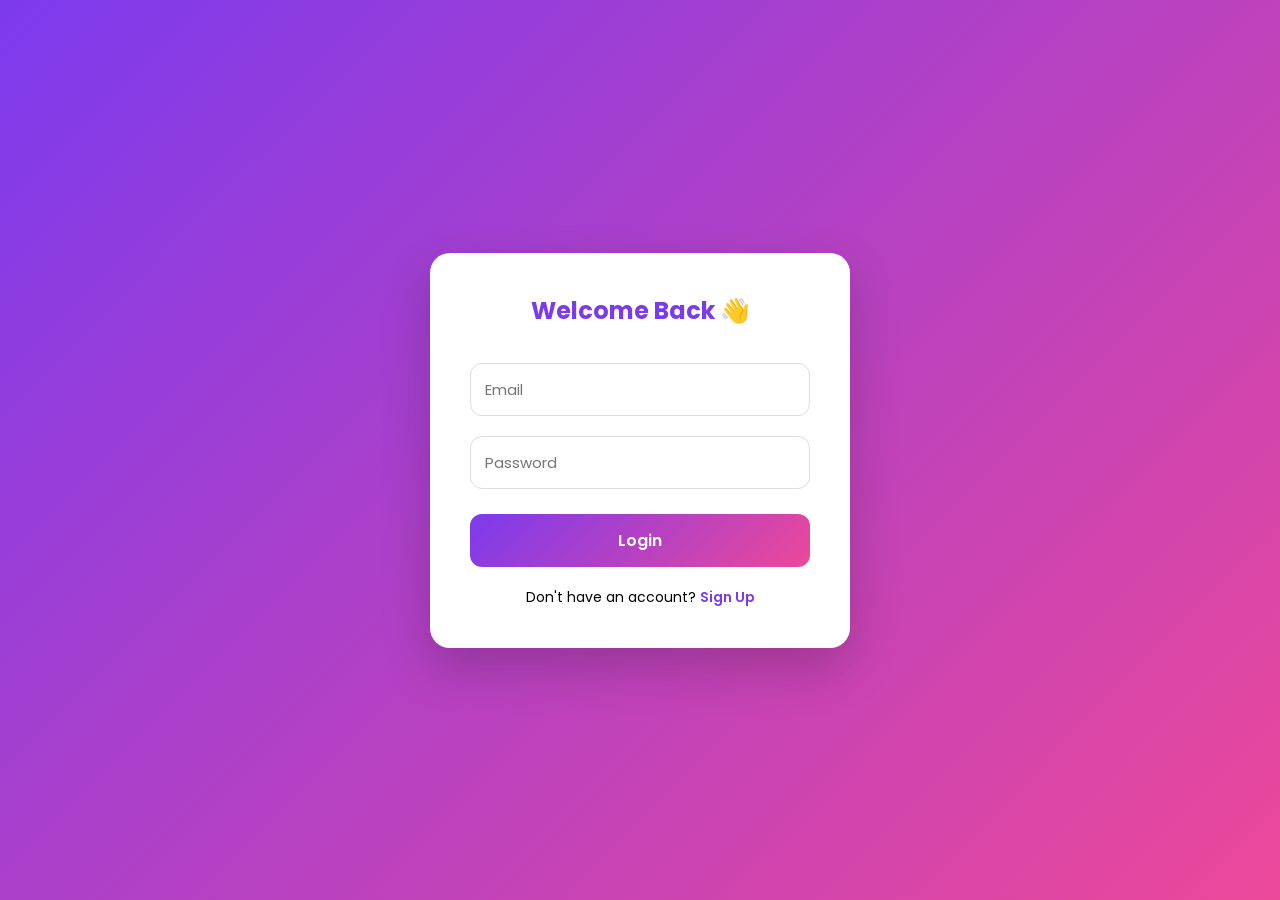
<file: templates/login.html>
<!DOCTYPE html>
<html lang="en">
<head>
<meta charset="UTF-8">
<meta name="viewport" content="width=device-width, initial-scale=1.0">
<title>Login</title>

<link rel="stylesheet" href="/static/css/auth.css">
</head>

<body>

<div class="auth-card">

<h2>Welcome Back 👋</h2>

<input id="email" type="email" placeholder="Email">

<input id="password" type="password" placeholder="Password">

<button onclick="login()">Login</button>

<p>
Don't have an account?
<a href="/signup-page">Sign Up</a>
</p>

</div>

<script>
async function login(){

const response=await fetch("/login",{
method:"POST",
headers:{
"Content-Type":"application/json"
},
body:JSON.stringify({
email:document.getElementById("email").value,
password:document.getElementById("password").value
})
});

const data=await response.json();

if(data.token){

localStorage.setItem("token",data.token);
localStorage.setItem("name",data.name);

window.location="/dashboard";

}else{

alert(data.error);

}

}
</script>

</body>
</html>
</file>
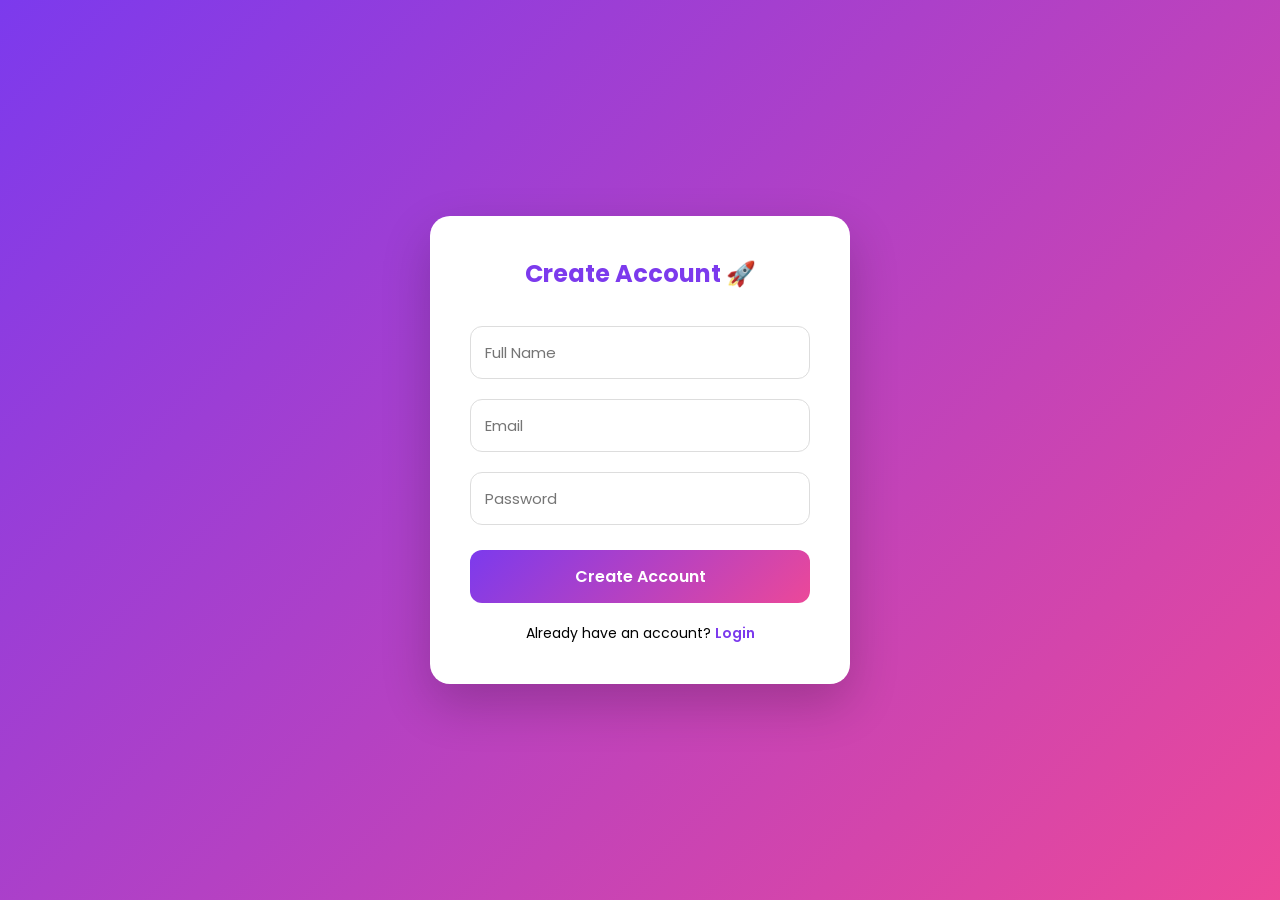
<file: templates/signup.html>
<!DOCTYPE html>
<html lang="en">
<head>
<meta charset="UTF-8">
<meta name="viewport" content="width=device-width, initial-scale=1.0">
<title>Signup</title>

<link rel="stylesheet" href="/static/css/auth.css">
</head>

<body>

<div class="auth-card">

<h2>Create Account 🚀</h2>

<input id="name" type="text" placeholder="Full Name">

<input id="email" type="email" placeholder="Email">

<input id="password" type="password" placeholder="Password">

<button onclick="signup()">Create Account</button>

<p>
Already have an account?
<a href="/login-page">Login</a>
</p>

</div>

<script>
async function signup(){

const response=await fetch("/signup",{
method:"POST",
headers:{
"Content-Type":"application/json"
},
body:JSON.stringify({
name:document.getElementById("name").value,
email:document.getElementById("email").value,
password:document.getElementById("password").value
})
});

const data=await response.json();

if(data.token){

localStorage.setItem("token",data.token);

alert("Signup Successful!");

window.location="/login-page";

}else{

alert(data.error);

}

}
</script>

</body>
</html>
</file>
<file: static/css/auth.css>
@import url('https://fonts.googleapis.com/css2?family=Poppins:wght@300;400;500;600;700&display=swap');

*{
margin:0;
padding:0;
box-sizing:border-box;
font-family:'Poppins',sans-serif;
}

body{
height:100vh;
display:flex;
justify-content:center;
align-items:center;
background:linear-gradient(135deg,#7C3AED,#EC4899);
}

.auth-card{
width:420px;
background:#fff;
padding:40px;
border-radius:20px;
box-shadow:0 20px 50px rgba(0,0,0,.2);
}

.auth-card h2{
text-align:center;
margin-bottom:25px;
color:#7C3AED;
}

.auth-card input{
width:100%;
padding:14px;
margin:10px 0;
border:1px solid #ddd;
border-radius:12px;
font-size:15px;
outline:none;
}

.auth-card input:focus{
border-color:#7C3AED;
}

.auth-card button{
width:100%;
padding:14px;
margin-top:15px;
border:none;
border-radius:12px;
background:linear-gradient(135deg,#7C3AED,#EC4899);
color:white;
font-size:16px;
font-weight:600;
cursor:pointer;
transition:.3s;
}

.auth-card button:hover{
transform:translateY(-2px);
}

.auth-card p{
margin-top:20px;
text-align:center;
font-size:14px;
}

.auth-card a{
color:#7C3AED;
text-decoration:none;
font-weight:600;
}
</file>
